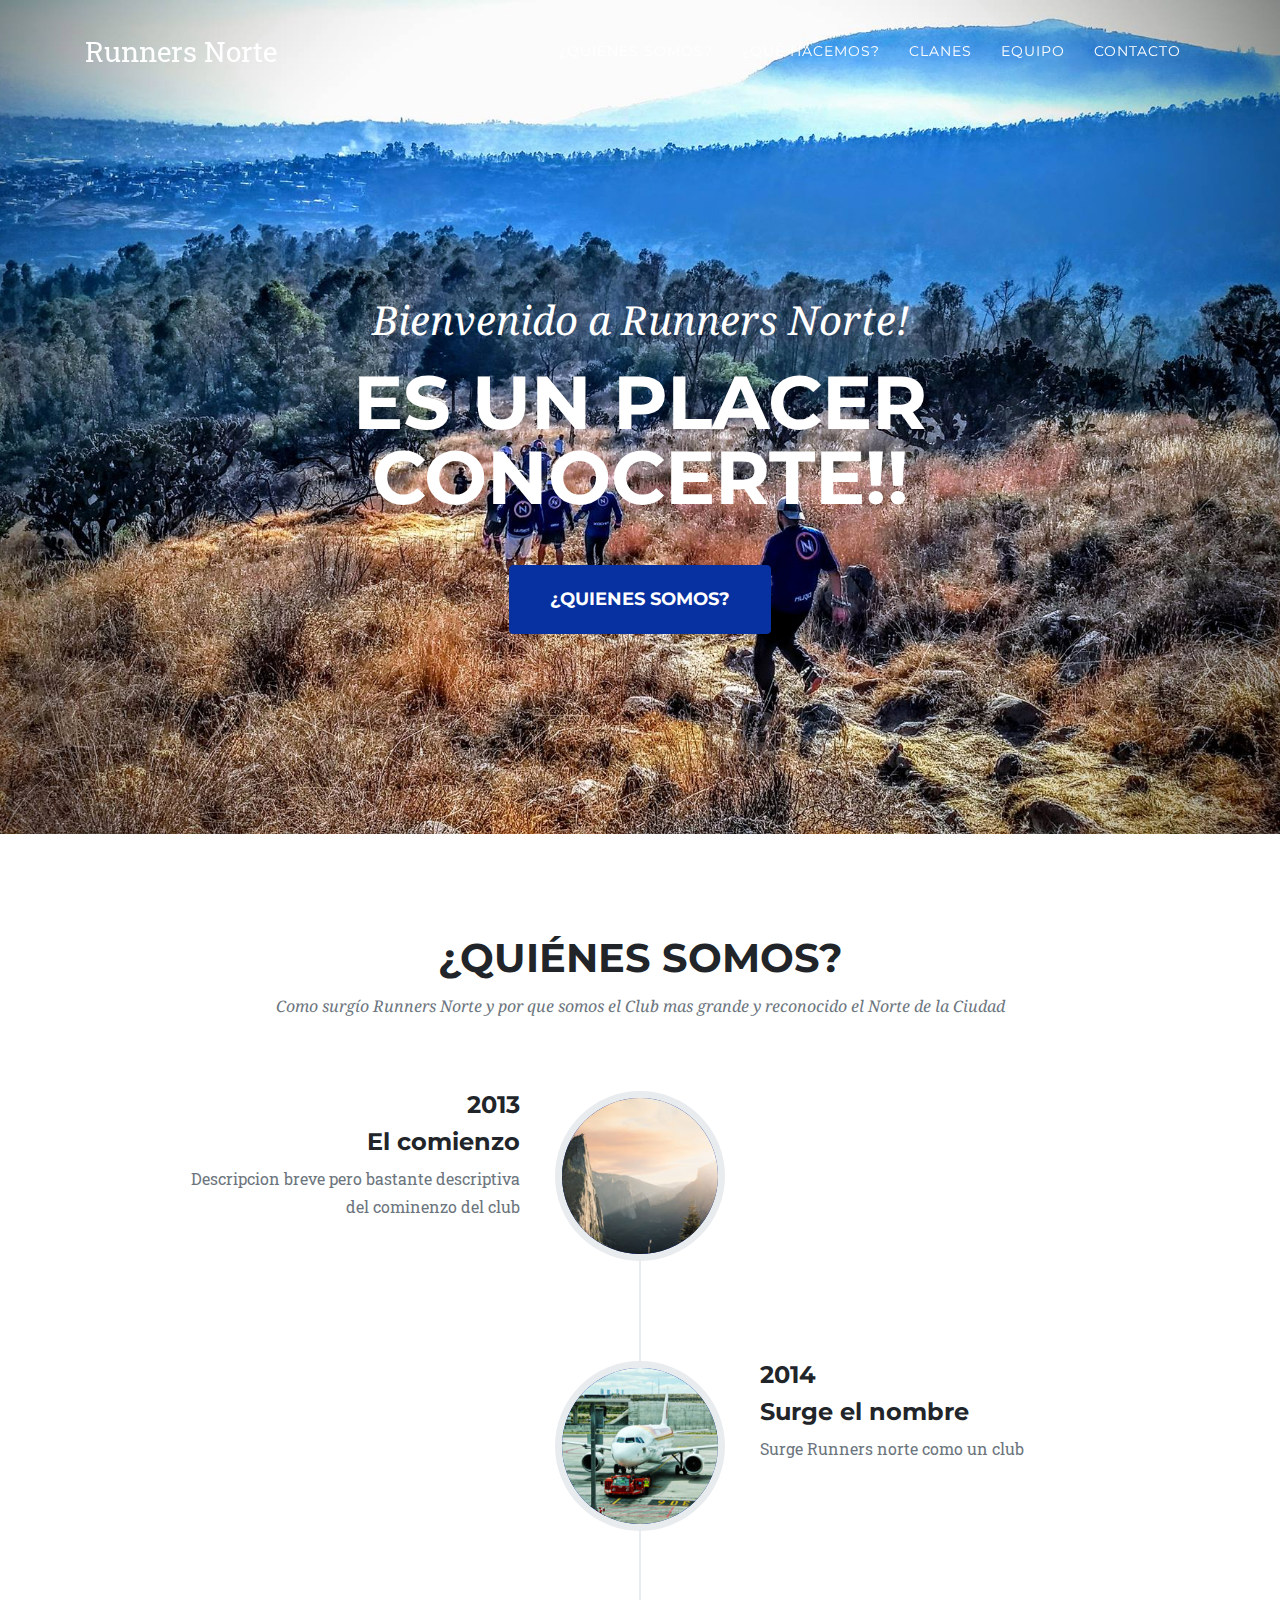
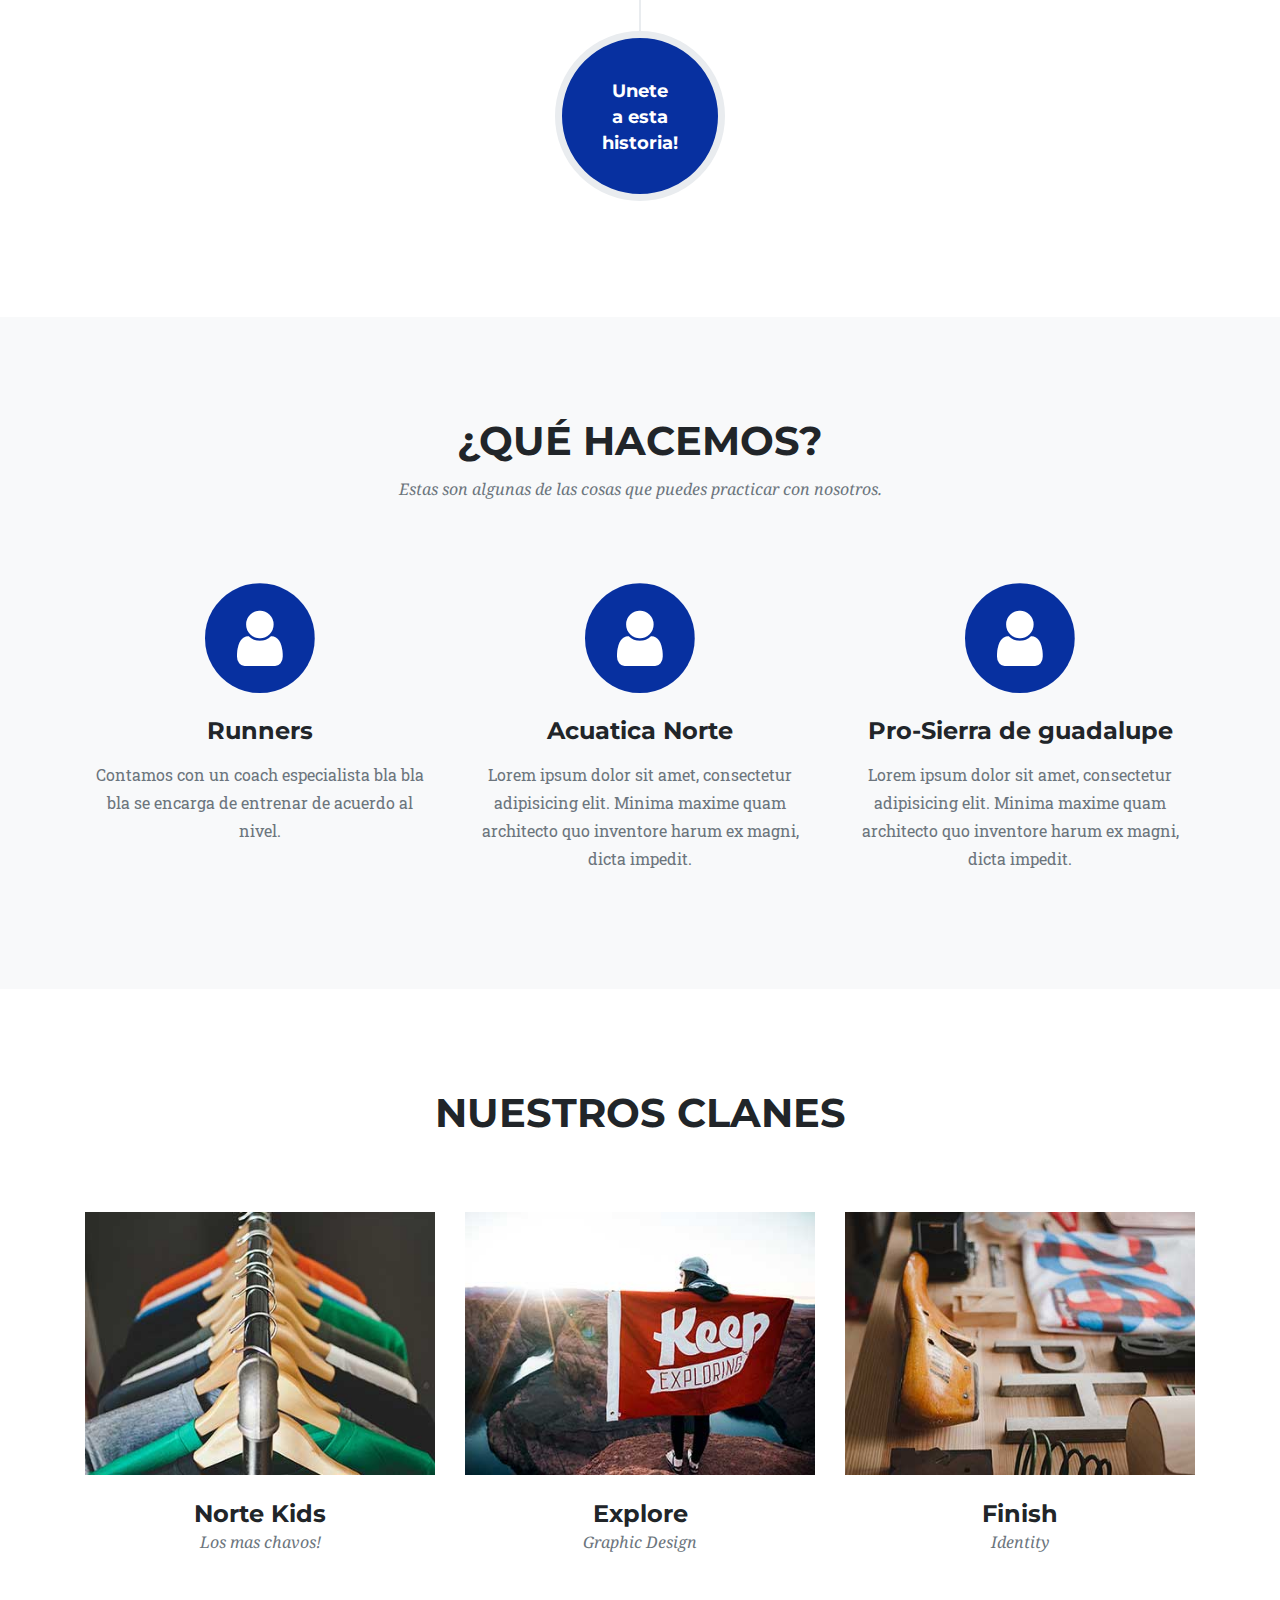
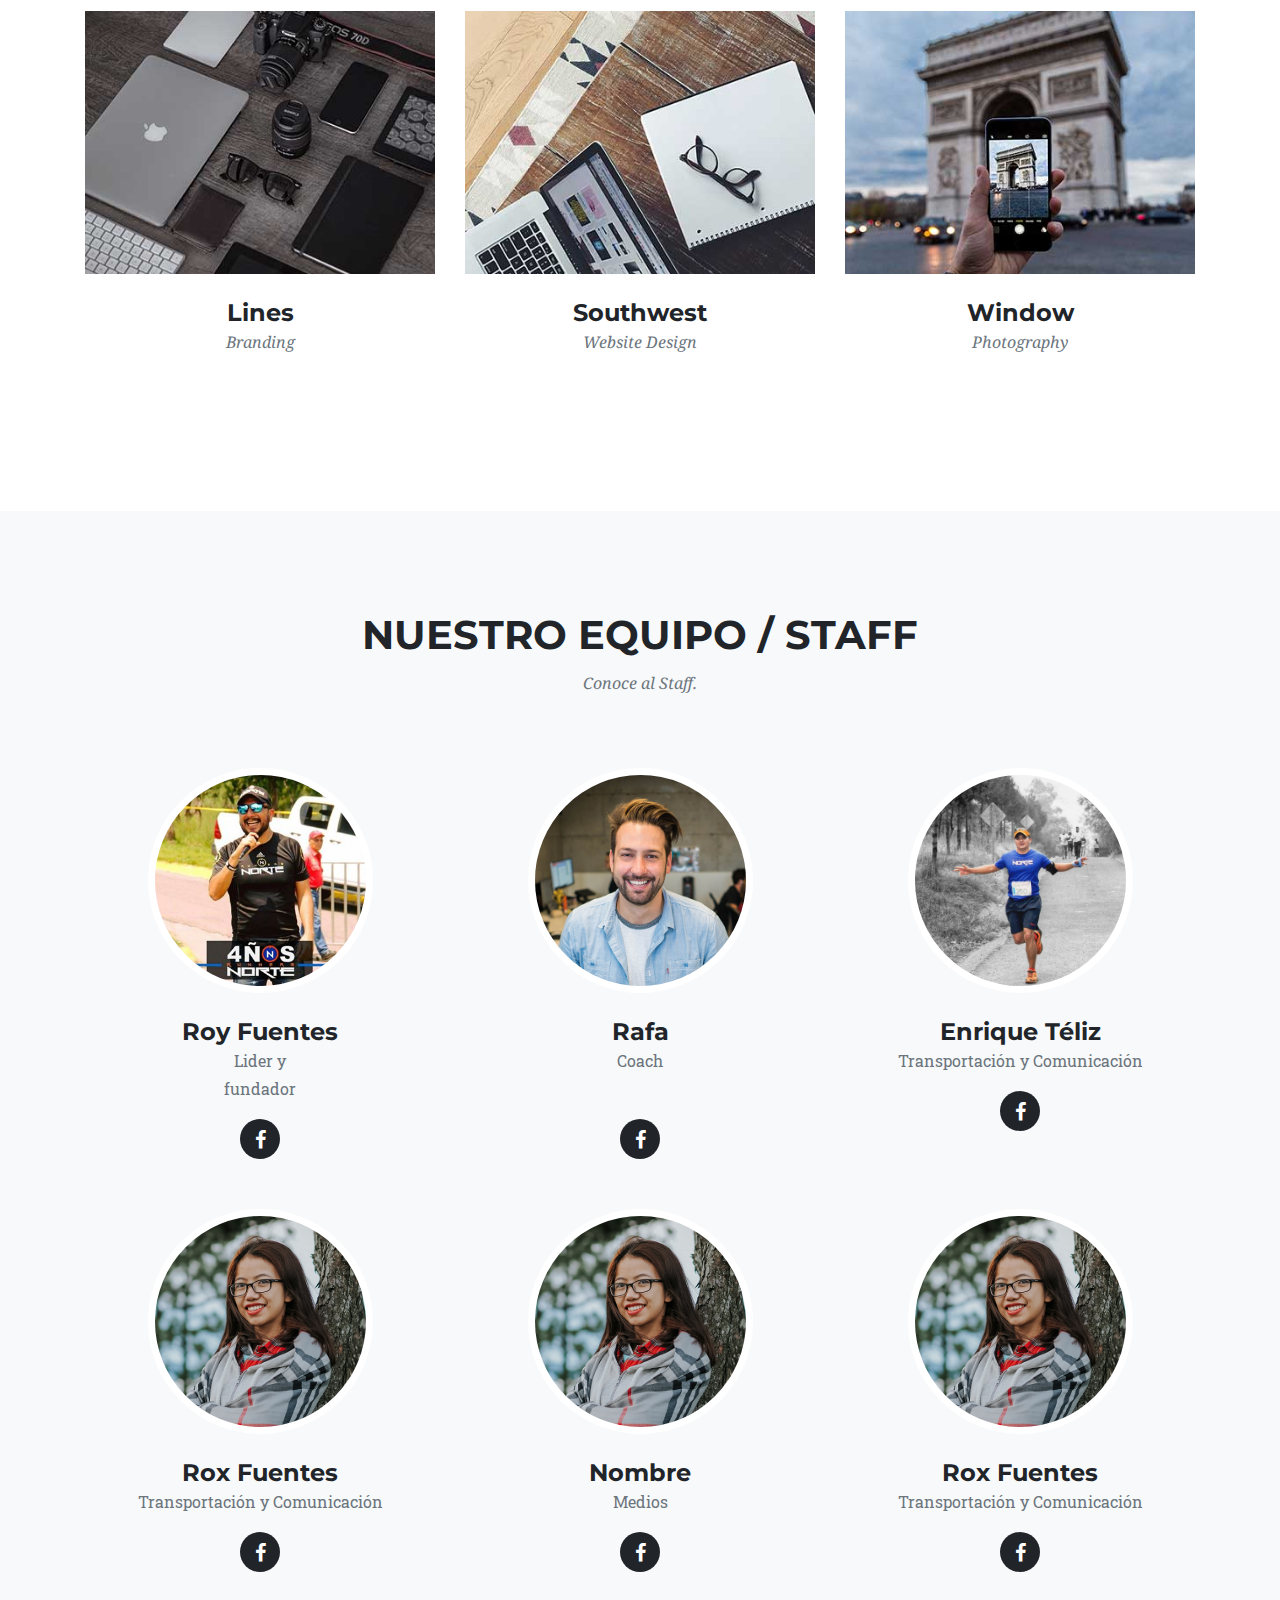
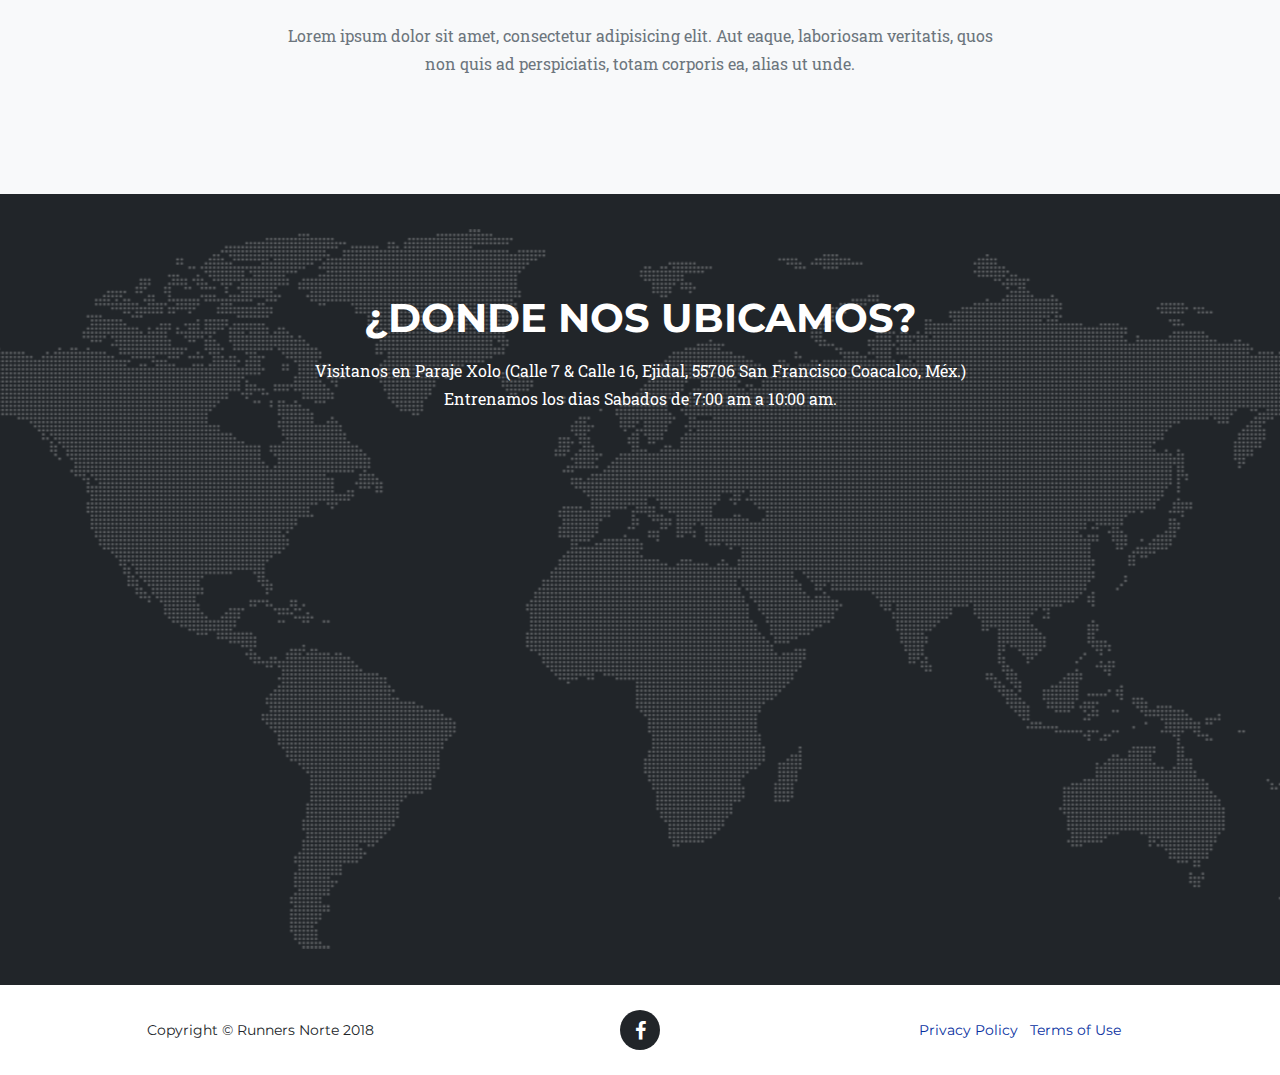
<file: runnersnorte/index.html>
<!DOCTYPE html>
<html lang="en">

  <head>

    <meta charset="utf-8">
    <meta name="viewport" content="width=device-width, initial-scale=1, shrink-to-fit=no">
    <meta name="description" content="Runners Norte">
    <meta name="author" content="RunnersNorte">

    <title>Runners Norte</title>

    <!-- Bootstrap core CSS -->
    <link href="vendor/bootstrap/css/bootstrap.min.css" rel="stylesheet">

    <!-- Custom fonts for this template -->
    <link href="vendor/font-awesome/css/font-awesome.min.css" rel="stylesheet" type="text/css">
    <link href="https://fonts.googleapis.com/css?family=Montserrat:400,700" rel="stylesheet" type="text/css">
    <link href='https://fonts.googleapis.com/css?family=Kaushan+Script' rel='stylesheet' type='text/css'>
    <link href='https://fonts.googleapis.com/css?family=Droid+Serif:400,700,400italic,700italic' rel='stylesheet' type='text/css'>
    <link href='https://fonts.googleapis.com/css?family=Roboto+Slab:400,100,300,700' rel='stylesheet' type='text/css'>

    <!-- Custom styles for this template -->
    <link href="css/agency.min.css" rel="stylesheet">

  </head>

  <body id="page-top">

    <!-- Navigation -->
    <nav class="navbar navbar-expand-lg navbar-dark fixed-top" id="mainNav">
      <div class="container">
        <a class="navbar-brand js-scroll-trigger" href="#page-top">Runners Norte</a>
        <button class="navbar-toggler navbar-toggler-right" type="button" data-toggle="collapse" data-target="#navbarResponsive" aria-controls="navbarResponsive" aria-expanded="false" aria-label="Toggle navigation">
          Menu
          <i class="fa fa-bars"></i>
        </button>
        <div class="collapse navbar-collapse" id="navbarResponsive">
          <ul class="navbar-nav text-uppercase ml-auto">
            <li class="nav-item">
              <a class="nav-link js-scroll-trigger" href="#about">¿Quienes Somos?</a>
            </li>
            <li class="nav-item">
              <a class="nav-link js-scroll-trigger" href="#services">¿Qué hacemos?</a>
            </li>
            <li class="nav-item">
              <a class="nav-link js-scroll-trigger" href="#portfolio">CLANES</a>
            </li>
            <li class="nav-item">
              <a class="nav-link js-scroll-trigger" href="#team">Equipo</a>
            </li>
            <li class="nav-item">
              <a class="nav-link js-scroll-trigger" href="#contact">Contacto</a>
            </li>
          </ul>
        </div>
      </div>
    </nav>

    <!-- Header -->
    <header class="masthead">
      <div class="container">
        <div class="intro-text">
          <div class="intro-lead-in">Bienvenido a Runners Norte!</div>
          <div class="intro-heading text-uppercase">Es un placer conocerte!!</div>
          <a class="btn btn-primary btn-xl text-uppercase js-scroll-trigger" href="#about">¿Quienes somos?</a>
        </div>
      </div>
    </header>
    <!-- About -->
    <section id="about">
      <div class="container">
        <div class="row">
          <div class="col-lg-12 text-center">
            <h2 class="section-heading text-uppercase">¿Quiénes Somos?</h2>
            <h3 class="section-subheading text-muted">Como surgío Runners Norte y por que somos el Club mas grande y reconocido  el Norte de la Ciudad</h3>
          </div>
        </div>
        <div class="row">
          <div class="col-lg-12">
            <ul class="timeline">
              <li>
                <div class="timeline-image">
                  <img class="rounded-circle img-fluid" src="img/about/1.jpg" alt="">
                </div>
                <div class="timeline-panel">
                  <div class="timeline-heading">
                    <h4>2013</h4>
                    <h4 class="subheading">El comienzo</h4>
                  </div>
                  <div class="timeline-body">
                    <p class="text-muted">Descripcion breve pero bastante descriptiva del cominenzo del club</p>
                  </div>
                </div>
              </li>
              <li class="timeline-inverted">
                <div class="timeline-image">
                  <img class="rounded-circle img-fluid" src="img/about/2.jpg" alt="">
                </div>
                <div class="timeline-panel">
                  <div class="timeline-heading">
                    <h4>2014</h4>
                    <h4 class="subheading">Surge el nombre</h4>
                  </div>
                  <div class="timeline-body">
                    <p class="text-muted">Surge Runners norte como un club</p>
                  </div>
                </div>
              </li>
              <li class="timeline-inverted">
                <div class="timeline-image">
                  <h4>Unete
                    <br> a esta
                    <br>historia!</h4>
                </div>
              </li>
            </ul>
          </div>
        </div>
      </div>
    </section>

    <!-- Services -->
    <section  class="bg-light" id="services">
      <div class="container">
        <div class="row">
          <div class="col-lg-12 text-center">
            <h2 class="section-heading text-uppercase">¿Qué hacemos?</h2>
            <h3 class="section-subheading text-muted">Estas son algunas de las cosas que puedes practicar con nosotros.</h3>
          </div>
        </div>
        <div class="row text-center">
          <div class="col-md-4">
            <span class="fa-stack fa-4x">
              <i class="fa fa-circle fa-stack-2x text-primary"></i>
              <i class="fa fa-user fa-stack-1x fa-inverse"></i>
            </span>
            <h4 class="service-heading">Runners</h4>
            <p class="text-muted">Contamos con un coach especialista bla bla bla se encarga de entrenar de acuerdo al nivel.</p>
          </div>
          <div class="col-md-4">
            <span class="fa-stack fa-4x">
              <i class="fa fa-circle fa-stack-2x text-primary"></i>
              <i class="fa fa-user fa-stack-1x fa-inverse"></i>
            </span>
            <h4 class="service-heading">Acuatica Norte</h4>
            <p class="text-muted">Lorem ipsum dolor sit amet, consectetur adipisicing elit. Minima maxime quam architecto quo inventore harum ex magni, dicta impedit.</p>
          </div>
          <div class="col-md-4">
            <span class="fa-stack fa-4x">
              <i class="fa fa-circle fa-stack-2x text-primary"></i>
              <i class="fa fa-user fa-stack-1x fa-inverse"></i>
            </span>
            <h4 class="service-heading">Pro-Sierra de guadalupe</h4>
            <p class="text-muted">Lorem ipsum dolor sit amet, consectetur adipisicing elit. Minima maxime quam architecto quo inventore harum ex magni, dicta impedit.</p>
          </div>
        </div>
      </div>
    </section>

    <!-- Portfolio Grid -->
    <section id="portfolio">
      <div class="container">
        <div class="row">
          <div class="col-lg-12 text-center">
            <h2 class="section-heading text-uppercase">Nuestros Clanes</h2>
            <h3 class="section-subheading text-muted"></h3>
          </div>
        </div>
        <div class="row">
          <div class="col-md-4 col-sm-6 portfolio-item">
            <a class="portfolio-link" data-toggle="modal" href="#portfolioModal1">
              <div class="portfolio-hover">
                <div class="portfolio-hover-content">
                  <i class="fa fa-plus fa-3x"></i>
                </div>
              </div>
              <img class="img-fluid" src="img/portfolio/01-thumbnail.jpg" alt="">
            </a>
            <div class="portfolio-caption">
              <h4>Norte Kids</h4>
              <p class="text-muted">Los mas chavos!</p>
            </div>
          </div>
          <div class="col-md-4 col-sm-6 portfolio-item">
            <a class="portfolio-link" data-toggle="modal" href="#portfolioModal2">
              <div class="portfolio-hover">
                <div class="portfolio-hover-content">
                  <i class="fa fa-plus fa-3x"></i>
                </div>
              </div>
              <img class="img-fluid" src="img/portfolio/02-thumbnail.jpg" alt="">
            </a>
            <div class="portfolio-caption">
              <h4>Explore</h4>
              <p class="text-muted">Graphic Design</p>
            </div>
          </div>
          <div class="col-md-4 col-sm-6 portfolio-item">
            <a class="portfolio-link" data-toggle="modal" href="#portfolioModal3">
              <div class="portfolio-hover">
                <div class="portfolio-hover-content">
                  <i class="fa fa-plus fa-3x"></i>
                </div>
              </div>
              <img class="img-fluid" src="img/portfolio/03-thumbnail.jpg" alt="">
            </a>
            <div class="portfolio-caption">
              <h4>Finish</h4>
              <p class="text-muted">Identity</p>
            </div>
          </div>
          <div class="col-md-4 col-sm-6 portfolio-item">
            <a class="portfolio-link" data-toggle="modal" href="#portfolioModal4">
              <div class="portfolio-hover">
                <div class="portfolio-hover-content">
                  <i class="fa fa-plus fa-3x"></i>
                </div>
              </div>
              <img class="img-fluid" src="img/portfolio/04-thumbnail.jpg" alt="">
            </a>
            <div class="portfolio-caption">
              <h4>Lines</h4>
              <p class="text-muted">Branding</p>
            </div>
          </div>
          <div class="col-md-4 col-sm-6 portfolio-item">
            <a class="portfolio-link" data-toggle="modal" href="#portfolioModal5">
              <div class="portfolio-hover">
                <div class="portfolio-hover-content">
                  <i class="fa fa-plus fa-3x"></i>
                </div>
              </div>
              <img class="img-fluid" src="img/portfolio/05-thumbnail.jpg" alt="">
            </a>
            <div class="portfolio-caption">
              <h4>Southwest</h4>
              <p class="text-muted">Website Design</p>
            </div>
          </div>
          <div class="col-md-4 col-sm-6 portfolio-item">
            <a class="portfolio-link" data-toggle="modal" href="#portfolioModal6">
              <div class="portfolio-hover">
                <div class="portfolio-hover-content">
                  <i class="fa fa-plus fa-3x"></i>
                </div>
              </div>
              <img class="img-fluid" src="img/portfolio/06-thumbnail.jpg" alt="">
            </a>
            <div class="portfolio-caption">
              <h4>Window</h4>
              <p class="text-muted">Photography</p>
            </div>
          </div>
        </div>
      </div>
    </section>

    <!-- Team -->
    <section class="bg-light" id="team">
      <div class="container">
        <div class="row">
          <div class="col-lg-12 text-center">
            <h2 class="section-heading text-uppercase">Nuestro Equipo / Staff</h2>
            <h3 class="section-subheading text-muted">Conoce al Staff.</h3>
          </div>
        </div>
        <div class="row">
          <div class="col-sm-4">
            <div class="team-member">
              <img class="mx-auto rounded-circle" src="img/team/roy.jpg" alt="">
              <h4>Roy Fuentes</h4>
              <p class="text-muted">Lider y <br>fundador</p>
              <ul class="list-inline social-buttons">
                <li class="list-inline-item">
                  <a href="https://www.facebook.com/roy.fuentes" target="_blank">
                    <i class="fa fa-facebook"></i>
                  </a>
                </li>
              </ul>
            </div>
          </div>
            <div class="col-sm-4">
                <div class="team-member">
                    <img class="mx-auto rounded-circle" src="img/team/2.jpg" alt="">
                    <h4>Rafa</h4>
                    <p class="text-muted">Coach<br>&nbsp;</p>
                    <ul class="list-inline social-buttons">
                        <li class="list-inline-item">
                            <a href="https://www.facebook.com/roy.fuentes" target="_blank">
                                <i class="fa fa-facebook"></i>
                            </a>
                        </li>
                    </ul>
                </div>
            </div>
          <div class="col-sm-4">
            <div class="team-member">
              <img class="mx-auto rounded-circle" src="img/team/quique.jpg" alt="">
              <h4>Enrique Téliz</h4>
              <p class="text-muted">Transportación y Comunicación</p>
              <ul class="list-inline social-buttons">
                <li class="list-inline-item">
                  <a href="https://www.facebook.com/enrique.teliz.3" target="_blank">
                    <i class="fa fa-facebook"></i>
                  </a>
                </li>
              </ul>
            </div>
          </div>
          <div class="col-sm-4">
            <div class="team-member">
              <img class="mx-auto rounded-circle" src="img/team/3.jpg" alt="">
              <h4>Rox Fuentes</h4>
                <p class="text-muted">Transportación y Comunicación</p>
              <ul class="list-inline social-buttons">
                  <li class="list-inline-item">
                      <a href="#">
                          <i class="fa fa-facebook"></i>
                      </a>
                  </li>
              </ul>
            </div>
          </div>
            <div class="col-sm-4">
                <div class="team-member">
                    <img class="mx-auto rounded-circle" src="img/team/3.jpg" alt="">
                    <h4>Nombre</h4>
                    <p class="text-muted">Medios</p>
                    <ul class="list-inline social-buttons">
                        <li class="list-inline-item">
                            <a href="#">
                                <i class="fa fa-facebook"></i>
                            </a>
                        </li>
                    </ul>
                </div>
            </div>
            <div class="col-sm-4">
                <div class="team-member">
                    <img class="mx-auto rounded-circle" src="img/team/3.jpg" alt="">
                    <h4>Rox Fuentes</h4>
                    <p class="text-muted">Transportación y Comunicación</p>
                    <ul class="list-inline social-buttons">
                        <li class="list-inline-item">
                            <a href="#">
                                <i class="fa fa-facebook"></i>
                            </a>
                        </li>
                    </ul>
                </div>
            </div>
        </div>
        <div class="row">
          <div class="col-lg-8 mx-auto text-center">
            <p class="large text-muted">Lorem ipsum dolor sit amet, consectetur adipisicing elit. Aut eaque, laboriosam veritatis, quos non quis ad perspiciatis, totam corporis ea, alias ut unde.</p>
          </div>
        </div>
      </div>
    </section>


    <!-- Contact -->
    <section id="contact">
      <div class="container">
        <div class="row">
          <div class="col-lg-12 text-center">
            <h2 class="section-heading text-uppercase">¿Donde nos ubicamos?</h2>
            <p class="section-subheading contact-text">Visitanos en Paraje Xolo (Calle 7 & Calle 16, Ejidal, 55706 San Francisco Coacalco, Méx.) <br>Entrenamos los dias Sabados de 7:00 am a 10:00 am.</p>
              <iframe src="https://www.google.com/maps/embed?pb=!1m18!1m12!1m3!1d843.822846740187!2d-99.1146023856193!3d19.622064167640673!2m3!1f0!2f0!3f0!3m2!1i1024!2i768!4f13.1!3m3!1m2!1s0x85d1f6a791d35011%3A0x7eba9c8754cfb9cf!2sParaje+Xolo+Parque+Estatal+Sierra+de+Guadalupe!5e0!3m2!1ses-419!2smx!4v1517255173656" width="100%" height="450" frameborder="0" style="border:0" allowfullscreen></iframe>          </div>
        </div>
        <!--<div class="row">-->
          <!--<div class="col-lg-12">-->
            <!--<form id="contactForm" name="sentMessage" novalidate>-->
              <!--<div class="row">-->
                <!--<div class="col-md-6">-->
                  <!--<div class="form-group">-->
                    <!--<input class="form-control" id="name" type="text" placeholder="Nombre *" required data-validation-required-message="Por favor escribe tu nombre">-->
                    <!--<p class="help-block text-danger"></p>-->
                  <!--</div>-->
                  <!--<div class="form-group">-->
                    <!--<input class="form-control" id="email" type="email" placeholder="Email *" required data-validation-required-message="Por favor escribe tu Email.">-->
                    <!--<p class="help-block text-danger"></p>-->
                  <!--</div>-->
                  <!--<div class="form-group">-->
                    <!--<input class="form-control" id="phone" type="tel" placeholder="Telefono">-->
                    <!--<p class="help-block text-danger"></p>-->
                  <!--</div>-->
                <!--</div>-->
                <!--<div class="col-md-6">-->
                  <!--<div class="form-group">-->
                    <!--<textarea class="form-control" id="message" placeholder="Mensaje *" required data-validation-required-message="Por favor escribe un mensaje"></textarea>-->
                    <!--<p class="help-block text-danger"></p>-->
                  <!--</div>-->
                <!--</div>-->
                <!--<div class="clearfix"></div>-->
                <!--<div class="col-lg-12 text-center">-->
                  <!--<div id="success"></div>-->
                  <!--<button id="sendMessageButton" class="btn btn-primary btn-xl text-uppercase" type="submit">Enviar mensaje</button>-->
                <!--</div>-->
              <!--</div>-->
            <!--</form>-->
          <!--</div>-->
        <!--</div>-->

    </section>

    <!-- Footer -->
    <footer>
      <div class="container">
        <div class="row">
          <div class="col-md-4">
            <span class="copyright">Copyright &copy; Runners Norte 2018</span>
          </div>
          <div class="col-md-4">
            <ul class="list-inline social-buttons">
              <li class="list-inline-item">
                <a href="https://www.facebook.com/runnersnorte/" target="_blank">
                  <i class="fa fa-facebook"></i>
                </a>
              </li>
            </ul>
          </div>
          <div class="col-md-4">
            <ul class="list-inline quicklinks">
              <li class="list-inline-item">
                <a href="#">Privacy Policy</a>
              </li>
              <li class="list-inline-item">
                <a href="#">Terms of Use</a>
              </li>
            </ul>
          </div>
        </div>
      </div>
    </footer>

    <!-- Portfolio Modals -->

    <!-- Modal 1 -->
    <div class="portfolio-modal modal fade" id="portfolioModal1" tabindex="-1" role="dialog" aria-hidden="true">
      <div class="modal-dialog">
        <div class="modal-content">
          <div class="close-modal" data-dismiss="modal">
            <div class="lr">
              <div class="rl"></div>
            </div>
          </div>
          <div class="container">
            <div class="row">
              <div class="col-lg-8 mx-auto">
                <div class="modal-body">
                  <!-- Project Details Go Here -->
                  <h2 class="text-uppercase">Norte Kids</h2>
                  <p class="item-intro text-muted">Los mas chavos.</p>
                  <img class="img-fluid d-block mx-auto" src="img/portfolio/nortekids.jpg" alt="">
                  <p>Use this area to describe your project. Lorem ipsum dolor sit amet, consectetur adipisicing elit. Est blanditiis dolorem culpa incidunt minus dignissimos deserunt repellat aperiam quasi sunt officia expedita beatae cupiditate, maiores repudiandae, nostrum, reiciendis facere nemo!</p>
                  <p>Requisitos minimos para pertenecer a este clan</p>
                  <ul class="list-inline">
                    <li>Edad minima: 6 años</li>
                    <li>Paso promedio: 7 min x km</li>

                  </ul>
                  <button class="btn btn-primary" data-dismiss="modal" type="button">
                    <i class="fa fa-times"></i>
                    Cerrar</button>
                </div>
              </div>
            </div>
          </div>
        </div>
      </div>
    </div>

    <!-- Modal 2 -->
    <div class="portfolio-modal modal fade" id="portfolioModal2" tabindex="-1" role="dialog" aria-hidden="true">
      <div class="modal-dialog">
        <div class="modal-content">
          <div class="close-modal" data-dismiss="modal">
            <div class="lr">
              <div class="rl"></div>
            </div>
          </div>
          <div class="container">
            <div class="row">
              <div class="col-lg-8 mx-auto">
                <div class="modal-body">
                  <!-- Project Details Go Here -->
                  <h2 class="text-uppercase">Norte Kids</h2>
                  <p class="item-intro text-muted">Los mas chavos</p>
                  <img class="img-fluid d-block mx-auto" src="img/portfolio/02-full.jpg" alt="">
                  <p>Este es el clan mas pequeño, son uns guerreros bla bla bla</p>
                    <p>Este es el clan mas pequeño, son uns guerreros bla bla bla</p>
                    <ul class="list-inline">
                    <li>Date: January 2017</li>
                    <li>Client: Explore</li>
                    <li>Category: Graphic Design</li>
                  </ul>
                  <button class="btn btn-primary" data-dismiss="modal" type="button">
                    <i class="fa fa-times"></i>
                    Close Project</button>
                </div>
              </div>
            </div>
          </div>
        </div>
      </div>
    </div>

    <!-- Modal 3 -->
    <div class="portfolio-modal modal fade" id="portfolioModal3" tabindex="-1" role="dialog" aria-hidden="true">
      <div class="modal-dialog">
        <div class="modal-content">
          <div class="close-modal" data-dismiss="modal">
            <div class="lr">
              <div class="rl"></div>
            </div>
          </div>
          <div class="container">
            <div class="row">
              <div class="col-lg-8 mx-auto">
                <div class="modal-body">
                  <!-- Project Details Go Here -->
                  <h2 class="text-uppercase">Project Name</h2>
                  <p class="item-intro text-muted">Lorem ipsum dolor sit amet consectetur.</p>
                  <img class="img-fluid d-block mx-auto" src="img/portfolio/03-full.jpg" alt="">
                  <p>Use this area to describe your project. Lorem ipsum dolor sit amet, consectetur adipisicing elit. Est blanditiis dolorem culpa incidunt minus dignissimos deserunt repellat aperiam quasi sunt officia expedita beatae cupiditate, maiores repudiandae, nostrum, reiciendis facere nemo!</p>
                  <ul class="list-inline">
                    <li>Date: January 2017</li>
                    <li>Client: Finish</li>
                    <li>Category: Identity</li>
                  </ul>
                  <button class="btn btn-primary" data-dismiss="modal" type="button">
                    <i class="fa fa-times"></i>
                    Close Project</button>
                </div>
              </div>
            </div>
          </div>
        </div>
      </div>
    </div>

    <!-- Modal 4 -->
    <div class="portfolio-modal modal fade" id="portfolioModal4" tabindex="-1" role="dialog" aria-hidden="true">
      <div class="modal-dialog">
        <div class="modal-content">
          <div class="close-modal" data-dismiss="modal">
            <div class="lr">
              <div class="rl"></div>
            </div>
          </div>
          <div class="container">
            <div class="row">
              <div class="col-lg-8 mx-auto">
                <div class="modal-body">
                  <!-- Project Details Go Here -->
                  <h2 class="text-uppercase">Project Name</h2>
                  <p class="item-intro text-muted">Lorem ipsum dolor sit amet consectetur.</p>
                  <img class="img-fluid d-block mx-auto" src="img/portfolio/04-full.jpg" alt="">
                  <p>Use this area to describe your project. Lorem ipsum dolor sit amet, consectetur adipisicing elit. Est blanditiis dolorem culpa incidunt minus dignissimos deserunt repellat aperiam quasi sunt officia expedita beatae cupiditate, maiores repudiandae, nostrum, reiciendis facere nemo!</p>
                  <ul class="list-inline">
                    <li>Date: January 2017</li>
                    <li>Client: Lines</li>
                    <li>Category: Branding</li>
                  </ul>
                  <button class="btn btn-primary" data-dismiss="modal" type="button">
                    <i class="fa fa-times"></i>
                    Close Project</button>
                </div>
              </div>
            </div>
          </div>
        </div>
      </div>
    </div>

    <!-- Modal 5 -->
    <div class="portfolio-modal modal fade" id="portfolioModal5" tabindex="-1" role="dialog" aria-hidden="true">
      <div class="modal-dialog">
        <div class="modal-content">
          <div class="close-modal" data-dismiss="modal">
            <div class="lr">
              <div class="rl"></div>
            </div>
          </div>
          <div class="container">
            <div class="row">
              <div class="col-lg-8 mx-auto">
                <div class="modal-body">
                  <!-- Project Details Go Here -->
                  <h2 class="text-uppercase">Project Name</h2>
                  <p class="item-intro text-muted">Lorem ipsum dolor sit amet consectetur.</p>
                  <img class="img-fluid d-block mx-auto" src="img/portfolio/05-full.jpg" alt="">
                  <p>Use this area to describe your project. Lorem ipsum dolor sit amet, consectetur adipisicing elit. Est blanditiis dolorem culpa incidunt minus dignissimos deserunt repellat aperiam quasi sunt officia expedita beatae cupiditate, maiores repudiandae, nostrum, reiciendis facere nemo!</p>
                  <ul class="list-inline">
                    <li>Date: January 2017</li>
                    <li>Client: Southwest</li>
                    <li>Category: Website Design</li>
                  </ul>
                  <button class="btn btn-primary" data-dismiss="modal" type="button">
                    <i class="fa fa-times"></i>
                    Close Project</button>
                </div>
              </div>
            </div>
          </div>
        </div>
      </div>
    </div>

    <!-- Modal 6 -->
    <div class="portfolio-modal modal fade" id="portfolioModal6" tabindex="-1" role="dialog" aria-hidden="true">
      <div class="modal-dialog">
        <div class="modal-content">
          <div class="close-modal" data-dismiss="modal">
            <div class="lr">
              <div class="rl"></div>
            </div>
          </div>
          <div class="container">
            <div class="row">
              <div class="col-lg-8 mx-auto">
                <div class="modal-body">
                  <!-- Project Details Go Here -->
                  <h2 class="text-uppercase">Project Name</h2>
                  <p class="item-intro text-muted">Lorem ipsum dolor sit amet consectetur.</p>
                  <img class="img-fluid d-block mx-auto" src="img/portfolio/06-full.jpg" alt="">
                  <p>Use this area to describe your project. Lorem ipsum dolor sit amet, consectetur adipisicing elit. Est blanditiis dolorem culpa incidunt minus dignissimos deserunt repellat aperiam quasi sunt officia expedita beatae cupiditate, maiores repudiandae, nostrum, reiciendis facere nemo!</p>
                  <ul class="list-inline">
                    <li>Date: January 2017</li>
                    <li>Client: Window</li>
                    <li>Category: Photography</li>
                  </ul>
                  <button class="btn btn-primary" data-dismiss="modal" type="button">
                    <i class="fa fa-times"></i>
                    Close Project</button>
                </div>
              </div>
            </div>
          </div>
        </div>
      </div>
    </div>

    <!-- Bootstrap core JavaScript -->
    <script src="vendor/jquery/jquery.min.js"></script>
    <script src="vendor/bootstrap/js/bootstrap.bundle.min.js"></script>

    <!-- Plugin JavaScript -->
    <script src="vendor/jquery-easing/jquery.easing.min.js"></script>

    <!-- Contact form JavaScript -->
    <script src="js/jqBootstrapValidation.js"></script>
    <script src="js/contact_me.js"></script>

    <!-- Custom scripts for this template -->
    <script src="js/agency.min.js"></script>

  </body>

</html>
</file>
<file: runnersnorte/css/agency.min.css>
/*!
 * Start Bootstrap - Agency v4.0.0-beta.2 (https://startbootstrap.com/template-overviews/agency)
 * Copyright 2013-2018 Start Bootstrap
 * Licensed under MIT (https://github.com/BlackrockDigital/startbootstrap-agency/blob/master/LICENSE)
 */body{overflow-x:hidden;font-family:'Roboto Slab','Helvetica Neue',Helvetica,Arial,sans-serif}p{line-height:1.75}a{color:#0730a0}a:hover{color:#05216f}.text-primary{color:#0730a0!important}h1,h2,h3,h4,h5,h6{font-weight:700;font-family:Montserrat,'Helvetica Neue',Helvetica,Arial,sans-serif}section{padding:100px 0}section h2.section-heading{font-size:40px;margin-top:0;margin-bottom:15px}section h3.section-subheading{font-size:16px;font-weight:400;font-style:italic;margin-bottom:75px;text-transform:none;font-family:'Droid Serif','Helvetica Neue',Helvetica,Arial,sans-serif}@media (min-width:768px){section{padding:100px 0}}.btn{font-family:Montserrat,'Helvetica Neue',Helvetica,Arial,sans-serif;font-weight:700}.btn-xl{font-size:18px;padding:20px 40px}.btn-primary{background-color:#0730a0;border-color:#0730a0}.btn-primary:active,.btn-primary:focus,.btn-primary:hover{background-color:#05257b!important;border-color:#05257b!important;color:#fff}.btn-primary:active,.btn-primary:focus{box-shadow:0 0 0 .2rem rgba(254,209,55,.5)!important}::-moz-selection{background:#0730a0;text-shadow:none}::selection{background:#0730a0;text-shadow:none}img::selection{background:0 0}img::-moz-selection{background:0 0}body{-webkit-tap-highlight-color:#0730a0}#mainNav{background-color:#212529}#mainNav .navbar-toggler{font-size:12px;right:0;padding:13px;text-transform:uppercase;color:#fff;border:0;background-color:#0730a0;font-family:Montserrat,'Helvetica Neue',Helvetica,Arial,sans-serif}#mainNav .navbar-brand{color:#fff}#mainNav .navbar-brand.active,#mainNav .navbar-brand:active,#mainNav .navbar-brand:focus,#mainNav .navbar-brand:hover{color:#ac5a01}#mainNav .navbar-nav .nav-item .nav-link{font-size:90%;font-weight:400;padding:.75em 0;letter-spacing:1px;color:#fff;font-family:Montserrat,'Helvetica Neue',Helvetica,Arial,sans-serif}#mainNav .navbar-nav .nav-item .nav-link.active,#mainNav .navbar-nav .nav-item .nav-link:hover{color:#df7401}@media (min-width:992px){#mainNav{padding-top:25px;padding-bottom:25px;-webkit-transition:padding-top .3s,padding-bottom .3s;-moz-transition:padding-top .3s,padding-bottom .3s;transition:padding-top .3s,padding-bottom .3s;border:none;background-color:transparent}#mainNav .navbar-brand{font-size:1.75em;-webkit-transition:all .3s;-moz-transition:all .3s;transition:all .3s}#mainNav .navbar-nav .nav-item .nav-link{padding:1.1em 1em!important}#mainNav.navbar-shrink{padding-top:0;padding-bottom:0;background-color:#212529}#mainNav.navbar-shrink .navbar-brand{font-size:1.25em;padding:12px 0}}header.masthead{text-align:center;color:#fff;background-image:url(../img/background.jpg);background-repeat:no-repeat;background-attachment:scroll;background-position:center center;-webkit-background-size:cover;-moz-background-size:cover;-o-background-size:cover;background-size:cover}header.masthead .intro-text{padding-top:150px;padding-bottom:100px}header.masthead .intro-text .intro-lead-in{font-size:22px;font-style:italic;line-height:22px;margin-bottom:25px;font-family:'Droid Serif','Helvetica Neue',Helvetica,Arial,sans-serif}header.masthead .intro-text .intro-heading{font-size:50px;font-weight:700;line-height:50px;margin-bottom:25px;font-family:Montserrat,'Helvetica Neue',Helvetica,Arial,sans-serif}@media (min-width:768px){header.masthead .intro-text{padding-top:300px;padding-bottom:200px}header.masthead .intro-text .intro-lead-in{font-size:40px;font-style:italic;line-height:40px;margin-bottom:25px;font-family:'Droid Serif','Helvetica Neue',Helvetica,Arial,sans-serif}header.masthead .intro-text .intro-heading{font-size:75px;font-weight:700;line-height:75px;margin-bottom:50px;font-family:Montserrat,'Helvetica Neue',Helvetica,Arial,sans-serif}}.service-heading{margin:15px 0;text-transform:none}#portfolio .portfolio-item{right:0;margin:0 0 15px}#portfolio .portfolio-item .portfolio-link{position:relative;display:block;max-width:400px;margin:0 auto;cursor:pointer}#portfolio .portfolio-item .portfolio-link .portfolio-hover{position:absolute;width:100%;height:100%;-webkit-transition:all ease .5s;-moz-transition:all ease .5s;transition:all ease .5s;opacity:0;background:rgba(7,48,160,.9)}#portfolio .portfolio-item .portfolio-link .portfolio-hover:hover{opacity:1}#portfolio .portfolio-item .portfolio-link .portfolio-hover .portfolio-hover-content{font-size:20px;position:absolute;top:50%;width:100%;height:20px;margin-top:-12px;text-align:center;color:#fff}#portfolio .portfolio-item .portfolio-link .portfolio-hover .portfolio-hover-content i{margin-top:-12px}#portfolio .portfolio-item .portfolio-link .portfolio-hover .portfolio-hover-content h3,#portfolio .portfolio-item .portfolio-link .portfolio-hover .portfolio-hover-content h4{margin:0}#portfolio .portfolio-item .portfolio-caption{max-width:400px;margin:0 auto;padding:25px;text-align:center;background-color:#fff}#portfolio .portfolio-item .portfolio-caption h4{margin:0;text-transform:none}#portfolio .portfolio-item .portfolio-caption p{font-size:16px;font-style:italic;margin:0;font-family:'Droid Serif','Helvetica Neue',Helvetica,Arial,sans-serif}#portfolio *{z-index:2}@media (min-width:767px){#portfolio .portfolio-item{margin:0 0 30px}}.portfolio-modal{padding-right:0!important}.portfolio-modal .modal-dialog{margin:1rem;max-width:100vw}.portfolio-modal .modal-content{padding:100px 0;text-align:center}.portfolio-modal .modal-content h2{font-size:3em;margin-bottom:15px}.portfolio-modal .modal-content p{margin-bottom:30px}.portfolio-modal .modal-content p.item-intro{font-size:16px;font-style:italic;margin:20px 0 30px;font-family:'Droid Serif','Helvetica Neue',Helvetica,Arial,sans-serif}.portfolio-modal .modal-content ul.list-inline{margin-top:0;margin-bottom:30px}.portfolio-modal .modal-content img{margin-bottom:30px}.portfolio-modal .modal-content button{cursor:pointer}.portfolio-modal .close-modal{position:absolute;top:25px;right:25px;width:75px;height:75px;cursor:pointer;background-color:transparent}.portfolio-modal .close-modal:hover{opacity:.3}.portfolio-modal .close-modal .lr{z-index:1051;width:1px;height:75px;margin-left:35px;-webkit-transform:rotate(45deg);-ms-transform:rotate(45deg);transform:rotate(45deg);background-color:#212529}.portfolio-modal .close-modal .lr .rl{z-index:1052;width:1px;height:75px;-webkit-transform:rotate(90deg);-ms-transform:rotate(90deg);transform:rotate(90deg);background-color:#212529}.timeline{position:relative;padding:0;list-style:none}.timeline:before{position:absolute;top:0;bottom:0;left:40px;width:2px;margin-left:-1.5px;content:'';background-color:#e9ecef}.timeline>li{position:relative;min-height:50px;margin-bottom:50px}.timeline>li:after,.timeline>li:before{display:table;content:' '}.timeline>li:after{clear:both}.timeline>li .timeline-panel{position:relative;float:right;width:100%;padding:0 20px 0 100px;text-align:left}.timeline>li .timeline-panel:before{right:auto;left:-15px;border-right-width:15px;border-left-width:0}.timeline>li .timeline-panel:after{right:auto;left:-14px;border-right-width:14px;border-left-width:0}.timeline>li .timeline-image{position:absolute;z-index:100;left:0;width:80px;height:80px;margin-left:0;text-align:center;color:#fff;border:7px solid #e9ecef;border-radius:100%;background-color:#0730a0}.timeline>li .timeline-image h4{font-size:10px;line-height:14px;margin-top:12px}.timeline>li.timeline-inverted>.timeline-panel{float:right;padding:0 20px 0 100px;text-align:left}.timeline>li.timeline-inverted>.timeline-panel:before{right:auto;left:-15px;border-right-width:15px;border-left-width:0}.timeline>li.timeline-inverted>.timeline-panel:after{right:auto;left:-14px;border-right-width:14px;border-left-width:0}.timeline>li:last-child{margin-bottom:0}.timeline .timeline-heading h4{margin-top:0;color:inherit}.timeline .timeline-heading h4.subheading{text-transform:none}.timeline .timeline-body>p,.timeline .timeline-body>ul{margin-bottom:0}@media (min-width:768px){.timeline:before{left:50%}.timeline>li{min-height:100px;margin-bottom:100px}.timeline>li .timeline-panel{float:left;width:41%;padding:0 20px 20px 30px;text-align:right}.timeline>li .timeline-image{left:50%;width:100px;height:100px;margin-left:-50px}.timeline>li .timeline-image h4{font-size:13px;line-height:18px;margin-top:16px}.timeline>li.timeline-inverted>.timeline-panel{float:right;padding:0 30px 20px 20px;text-align:left}}@media (min-width:992px){.timeline>li{min-height:150px}.timeline>li .timeline-panel{padding:0 20px 20px}.timeline>li .timeline-image{width:150px;height:150px;margin-left:-75px}.timeline>li .timeline-image h4{font-size:18px;line-height:26px;margin-top:30px}.timeline>li.timeline-inverted>.timeline-panel{padding:0 20px 20px}}@media (min-width:1200px){.timeline>li{min-height:170px}.timeline>li .timeline-panel{padding:0 20px 20px 100px}.timeline>li .timeline-image{width:170px;height:170px;margin-left:-85px}.timeline>li .timeline-image h4{margin-top:40px}.timeline>li.timeline-inverted>.timeline-panel{padding:0 100px 20px 20px}}.team-member{margin-bottom:50px;text-align:center}.team-member img{width:225px;height:225px;border:7px solid #fff}.team-member h4{margin-top:25px;margin-bottom:0;text-transform:none}.team-member p{margin-top:0}section#contact{background-color:#212529;background-image:url(../img/map-image.png);background-repeat:no-repeat;background-position:center}section#contact .section-heading{color:#fff}section#contact .form-group{margin-bottom:25px}section#contact .form-group input,section#contact .form-group textarea{padding:20px}section#contact .form-group input.form-control{height:auto}section#contact .form-group textarea.form-control{height:248px}section#contact .contact-text{color:#fff!important}section#contact .form-control:focus{border-color:#0730a0;box-shadow:none}section#contact ::-webkit-input-placeholder{font-weight:700;color:#ced4da;font-family:Montserrat,'Helvetica Neue',Helvetica,Arial,sans-serif}section#contact :-moz-placeholder{font-weight:700;color:#ced4da;font-family:Montserrat,'Helvetica Neue',Helvetica,Arial,sans-serif}section#contact ::-moz-placeholder{font-weight:700;color:#ced4da;font-family:Montserrat,'Helvetica Neue',Helvetica,Arial,sans-serif}section#contact :-ms-input-placeholder{font-weight:700;color:#ced4da;font-family:Montserrat,'Helvetica Neue',Helvetica,Arial,sans-serif}footer{padding:25px 0;text-align:center}footer span.copyright{font-size:90%;line-height:40px;text-transform:none;font-family:Montserrat,'Helvetica Neue',Helvetica,Arial,sans-serif}footer ul.quicklinks{font-size:90%;line-height:40px;margin-bottom:0;text-transform:none;font-family:Montserrat,'Helvetica Neue',Helvetica,Arial,sans-serif}ul.social-buttons{margin-bottom:0}ul.social-buttons li a{font-size:20px;line-height:40px;display:block;width:40px;height:40px;-webkit-transition:all .3s;-moz-transition:all .3s;transition:all .3s;color:#fff;border-radius:100%;outline:0;background-color:#212529}ul.social-buttons li a:active,ul.social-buttons li a:focus,ul.social-buttons li a:hover{background-color:#0730a0}
</file>
